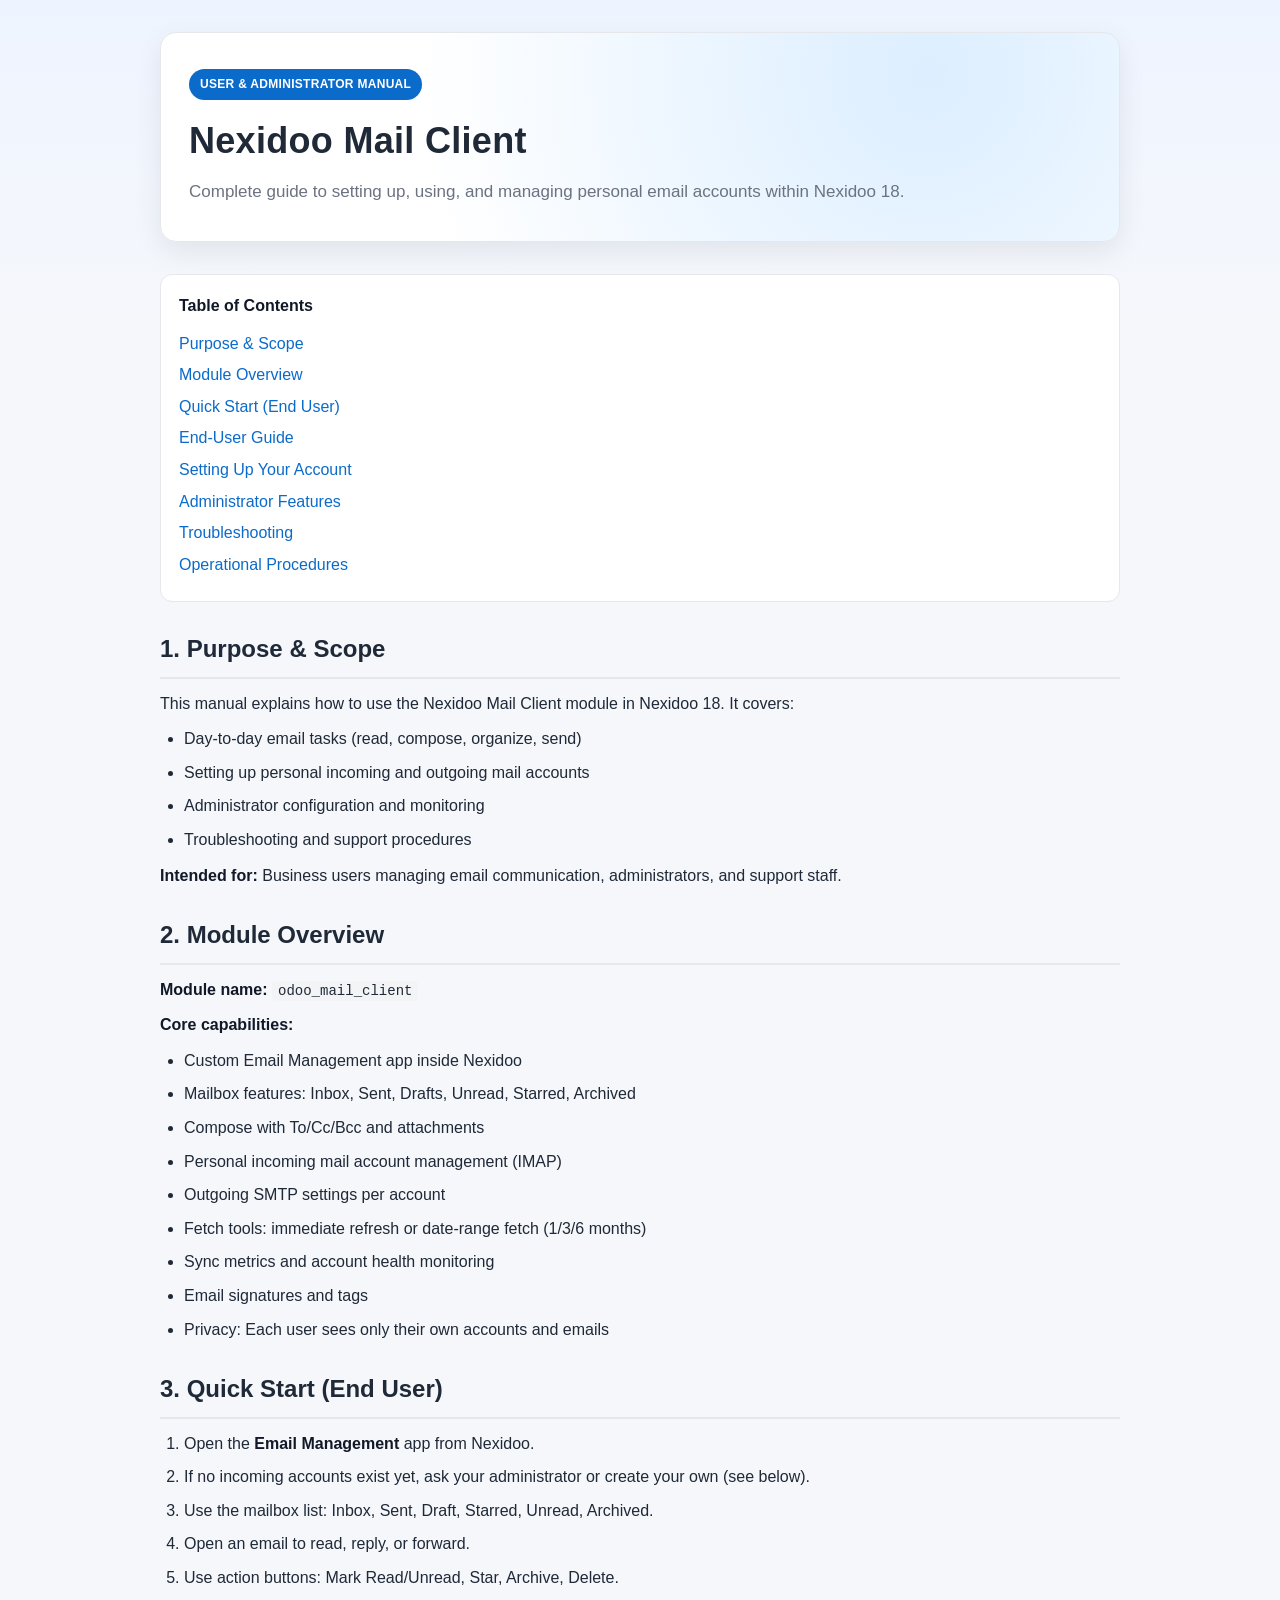
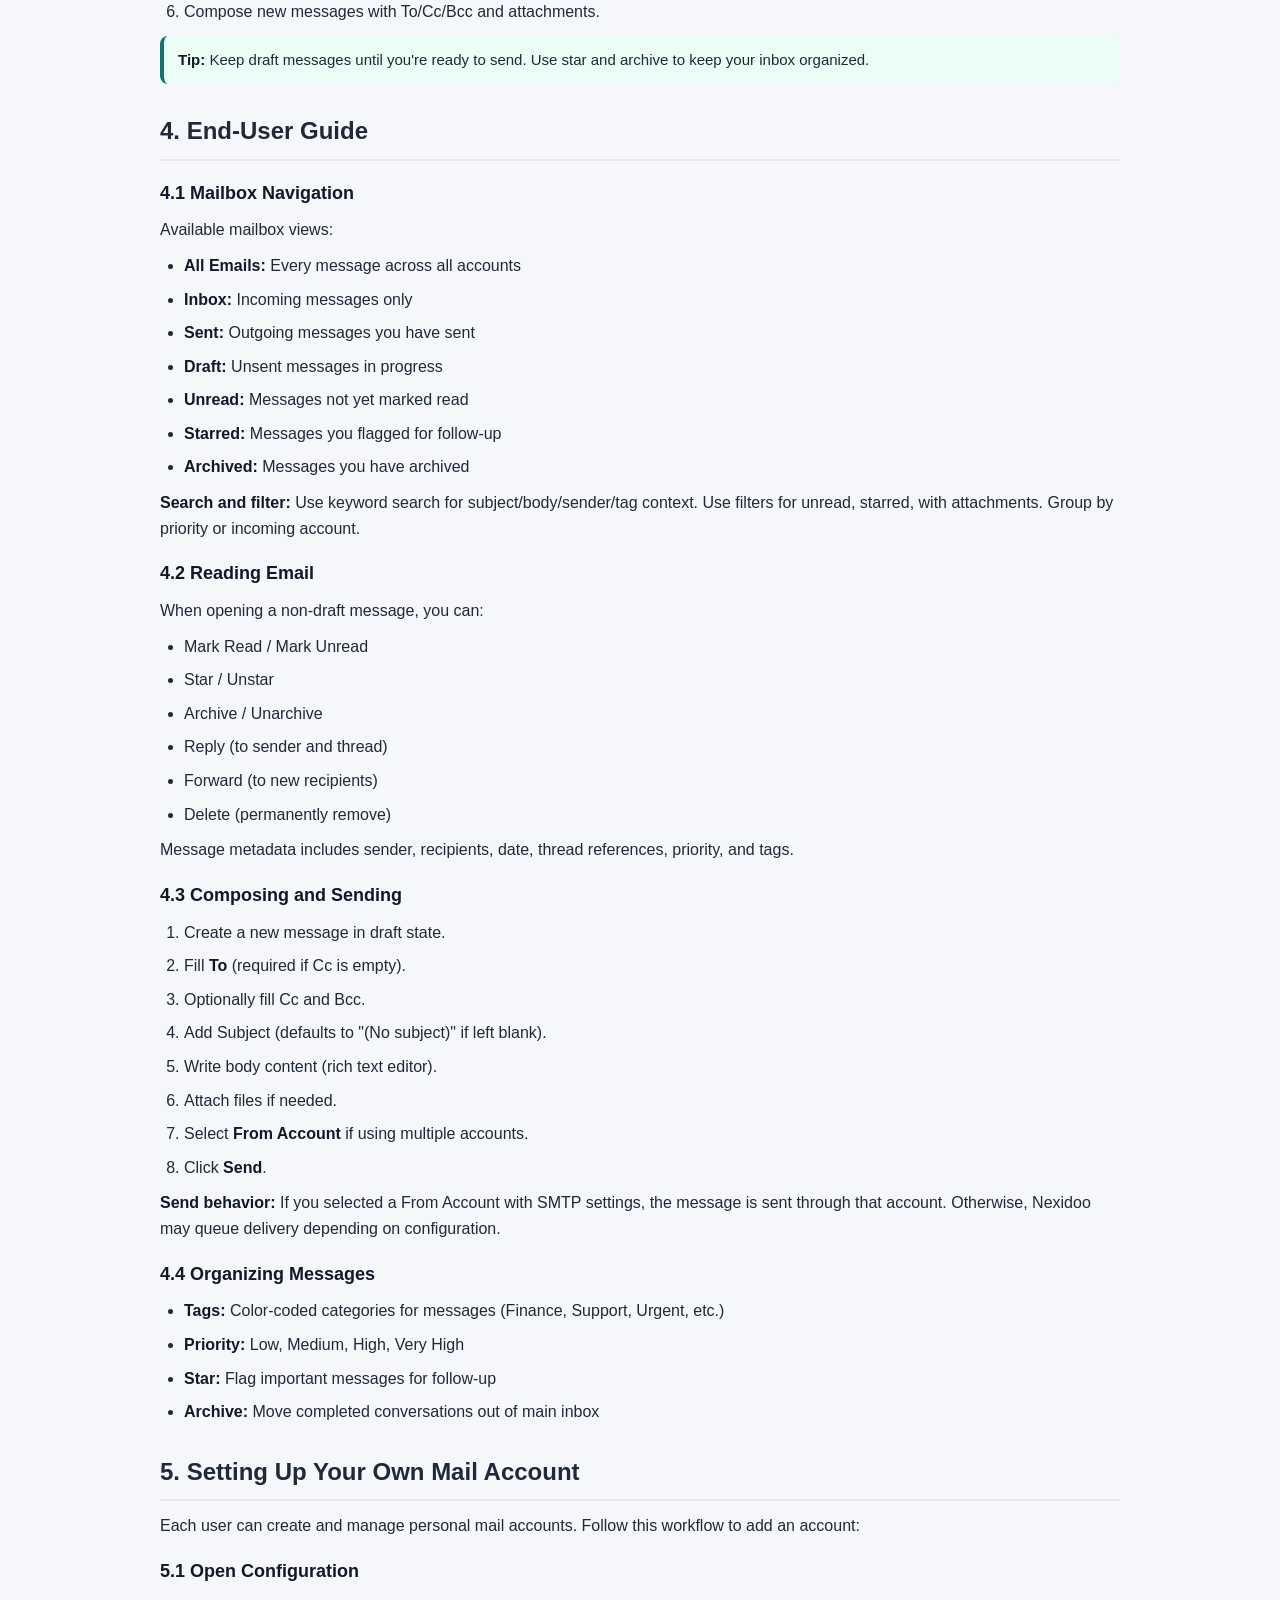
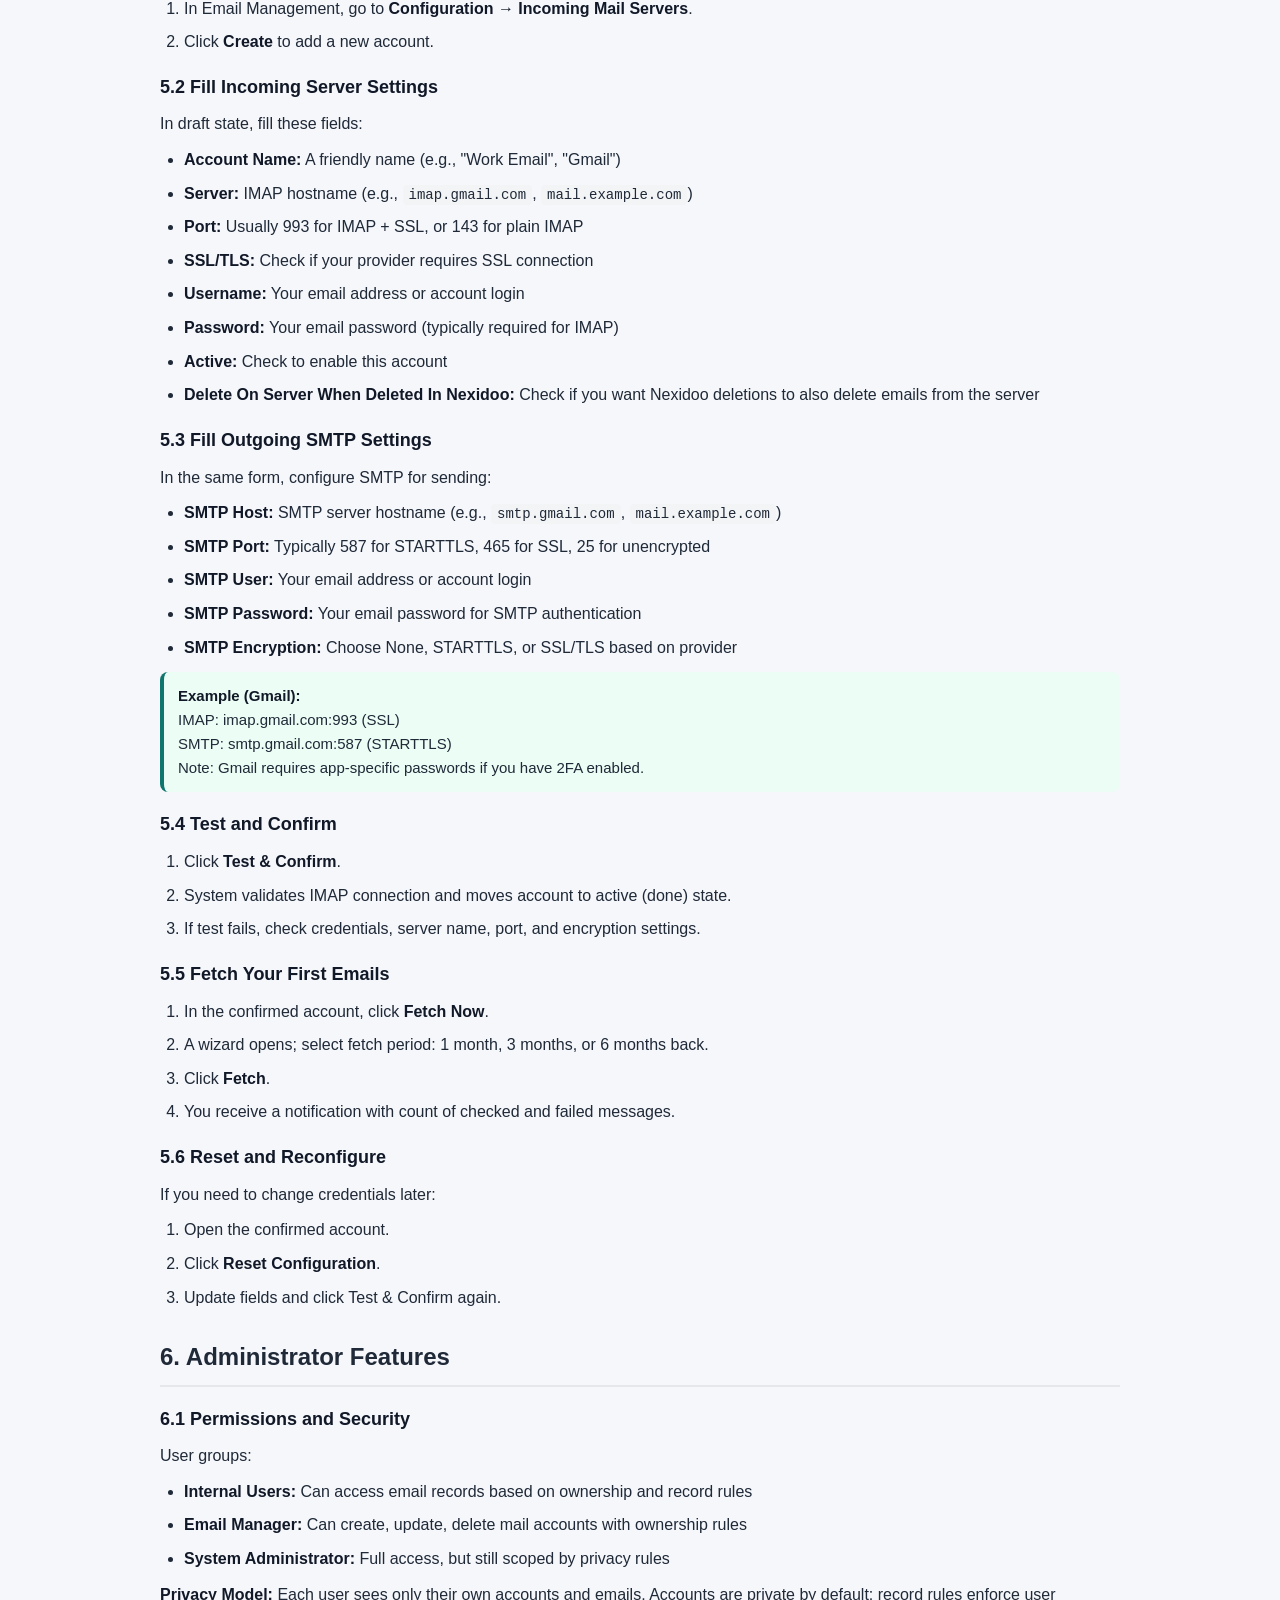
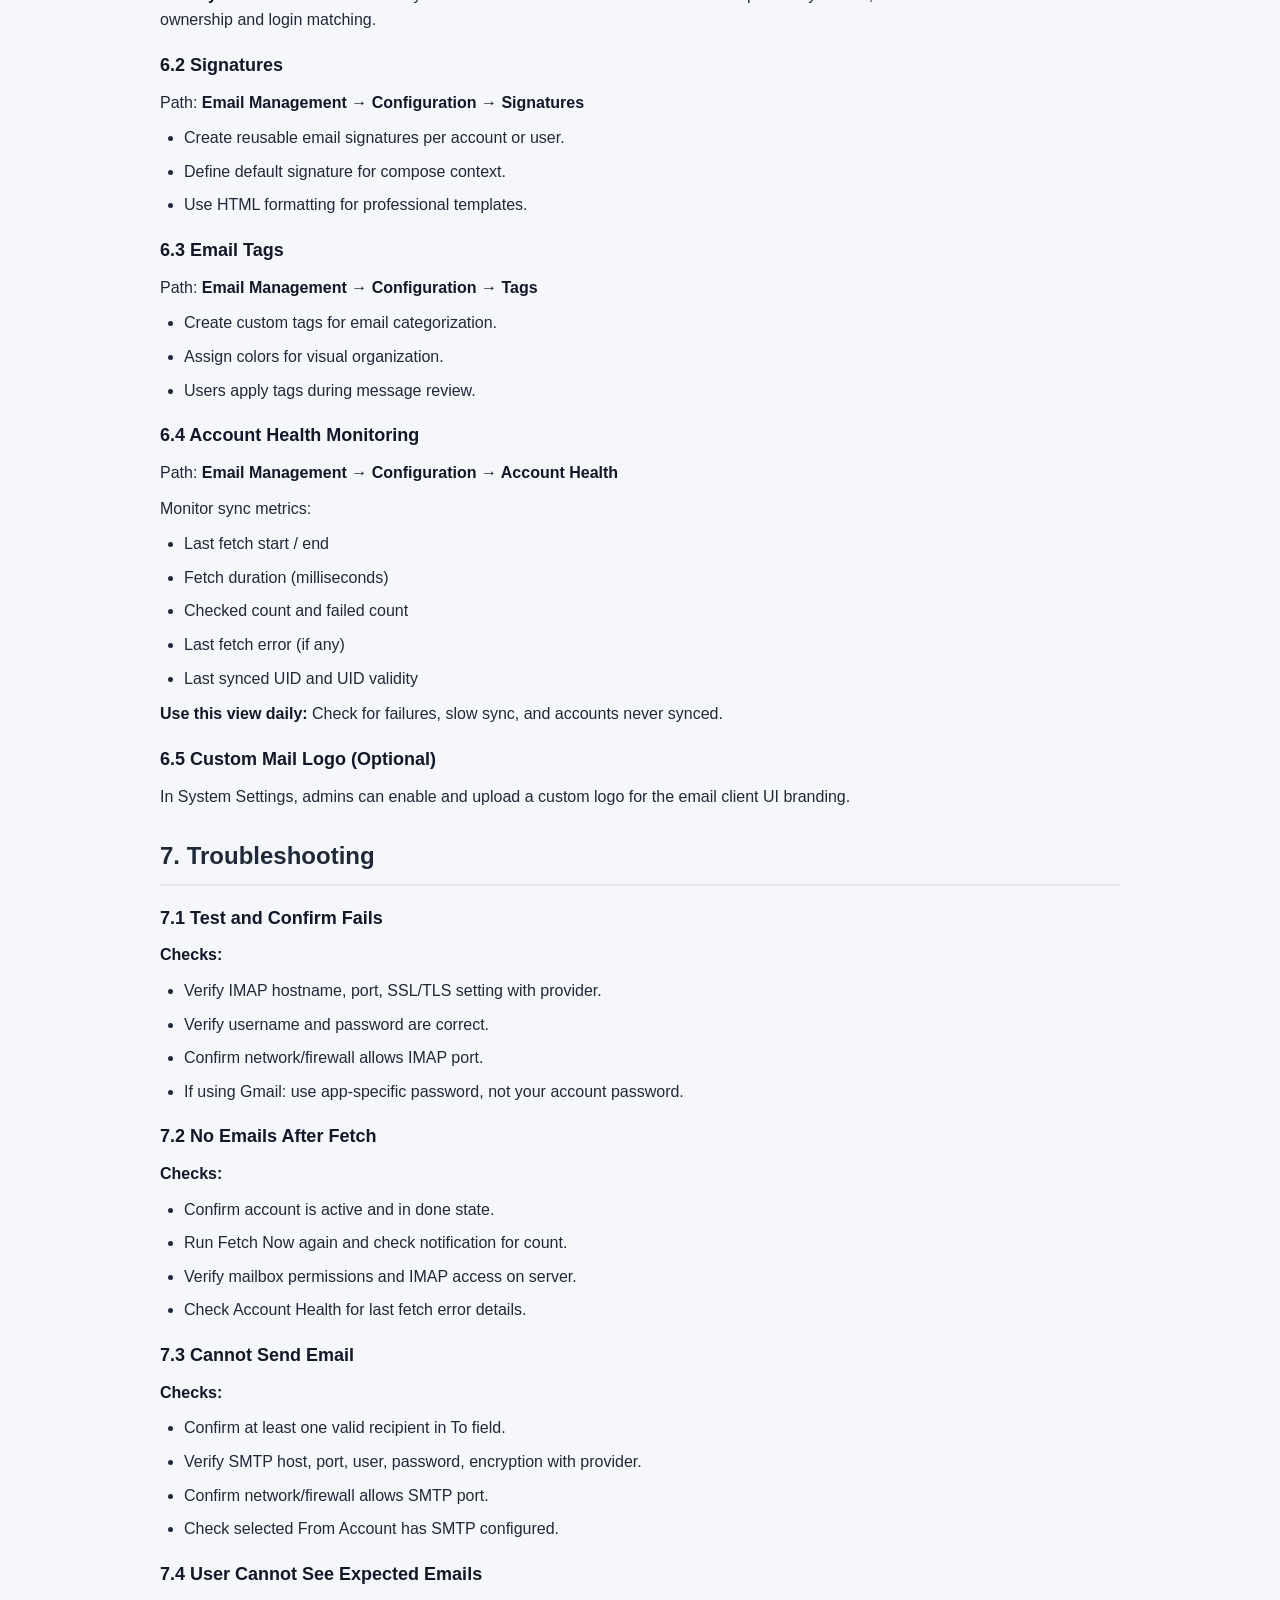
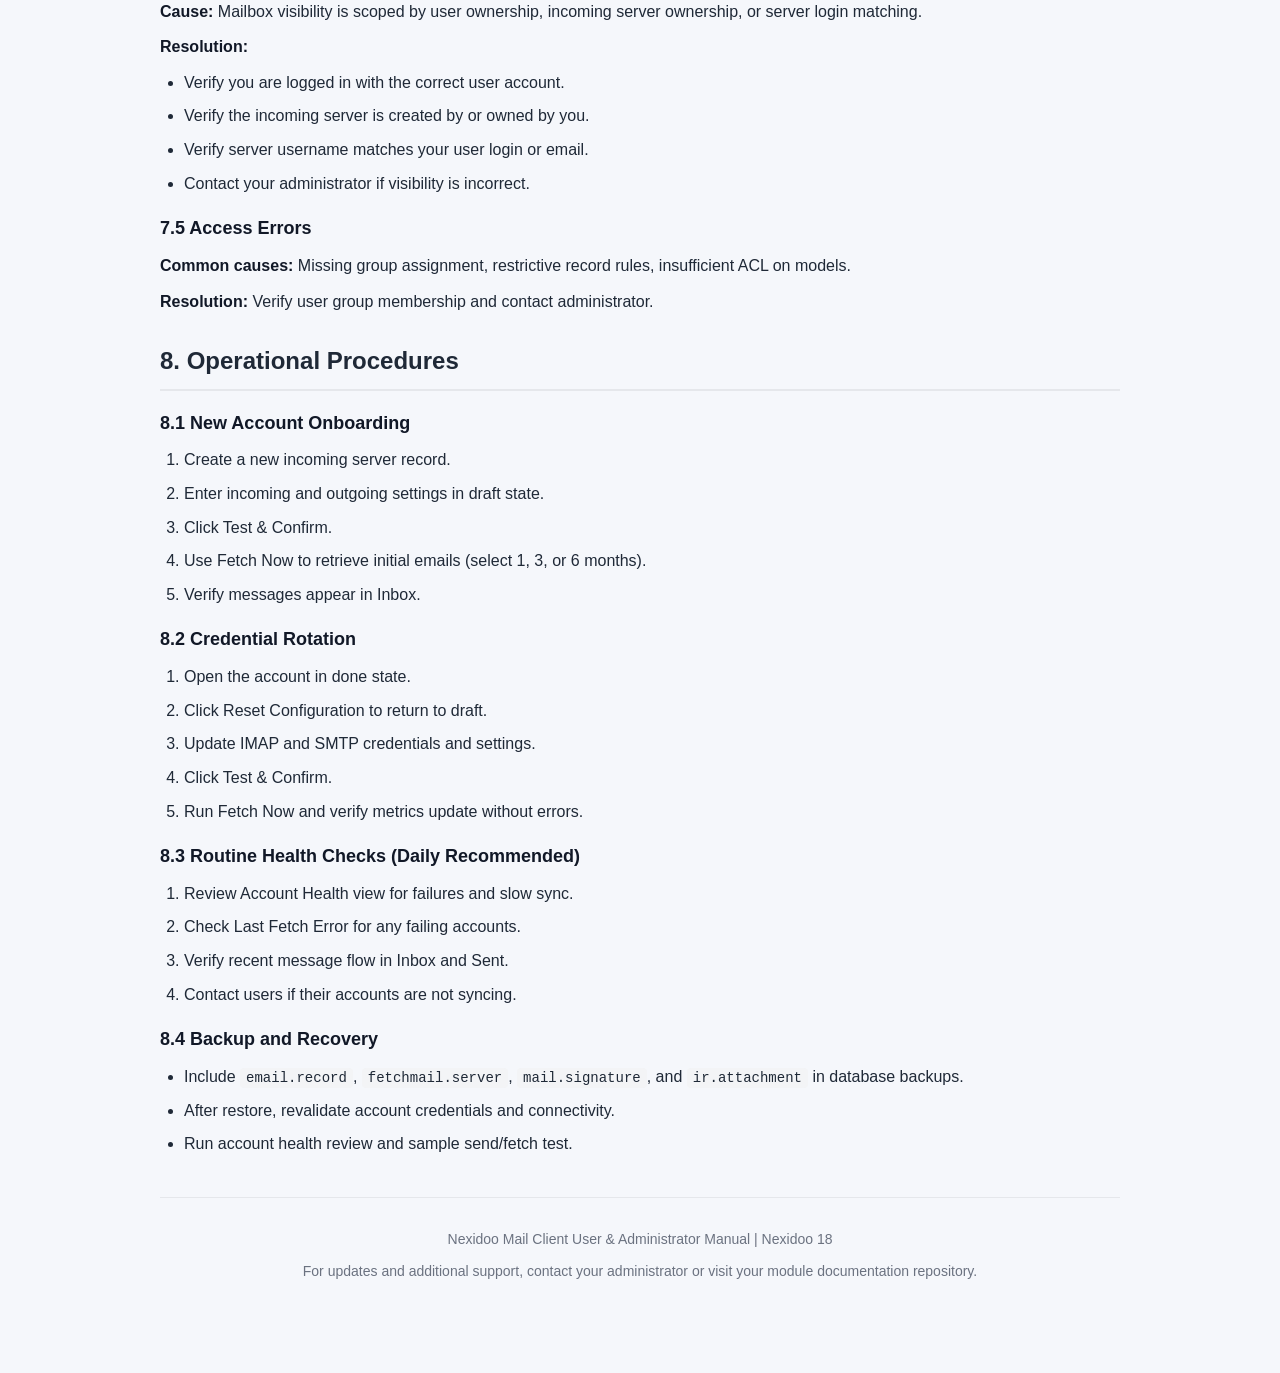
<file: static/description/quick_start_end_user.html>
<!DOCTYPE html>
<html lang="en">
<head>
  <meta charset="UTF-8">
  <meta name="viewport" content="width=device-width, initial-scale=1.0">
  <title>Nexidoo Mail Client - User & Administrator Manual</title>
  <style>
    :root {
      --bg: #f5f7fb;
      --text: #1f2937;
      --muted: #6b7280;
      --brand: #0b6bcb;
      --ok: #0f766e;
      --warn: #b45309;
      --line: #e5e7eb;
      --card: #ffffff;
    }

    * {
      box-sizing: border-box;
    }

    html {
      scroll-behavior: smooth;
    }

    body {
      margin: 0;
      font-family: "Segoe UI", "Helvetica Neue", Helvetica, Arial, sans-serif;
      background: linear-gradient(180deg, #eef4ff 0%, var(--bg) 320px);
      color: var(--text);
      line-height: 1.6;
    }

    .container {
      max-width: 1000px;
      margin: 0 auto;
      padding: 32px 20px 80px;
    }

    .header {
      background: radial-gradient(circle at 80% 20%, #dceeff 0%, #ffffff 65%);
      border: 1px solid var(--line);
      border-radius: 16px;
      padding: 36px 28px;
      box-shadow: 0 10px 28px rgba(15, 23, 42, 0.08);
      margin-bottom: 32px;
    }

    h1 {
      margin: 0 0 8px;
      font-size: 36px;
      letter-spacing: 0.3px;
    }

    h2 {
      margin: 28px 0 12px;
      font-size: 24px;
      padding-bottom: 8px;
      border-bottom: 2px solid var(--line);
    }

    h3 {
      margin: 18px 0 10px;
      font-size: 18px;
      color: #111827;
    }

    .subtitle {
      margin: 0;
      color: var(--muted);
      font-size: 17px;
    }

    .badge {
      display: inline-block;
      font-size: 12px;
      font-weight: 700;
      letter-spacing: 0.3px;
      padding: 6px 11px;
      border-radius: 999px;
      color: #ffffff;
      background: var(--brand);
      margin-bottom: 12px;
    }

    .section {
      margin-bottom: 28px;
    }

    p {
      margin: 10px 0;
    }

    ul, ol {
      margin: 10px 0 10px 24px;
      padding: 0;
    }

    li {
      margin: 8px 0;
    }

    strong {
      font-weight: 600;
      color: #111827;
    }

    .note {
      border-left: 4px solid var(--ok);
      background: #ecfdf5;
      padding: 12px 14px;
      border-radius: 8px;
      margin: 12px 0;
      font-size: 15px;
    }

    .warning {
      border-left: 4px solid var(--warn);
      background: #fffbeb;
      padding: 12px 14px;
      border-radius: 8px;
      margin: 12px 0;
      font-size: 15px;
    }

    .toc {
      background: var(--card);
      border: 1px solid var(--line);
      border-radius: 12px;
      padding: 18px;
      margin-bottom: 28px;
    }

    .toc h3 {
      margin: 0 0 12px;
      font-size: 16px;
    }

    .toc ul {
      margin: 0;
      padding: 0;
      list-style: none;
    }

    .toc li {
      margin: 6px 0;
    }

    .toc a {
      color: var(--brand);
      text-decoration: none;
    }

    .toc a:hover {
      text-decoration: underline;
    }

    .footer {
      margin-top: 40px;
      padding-top: 20px;
      border-top: 1px solid var(--line);
      color: var(--muted);
      font-size: 14px;
      text-align: center;
    }

    code {
      background: #f3f4f6;
      padding: 2px 6px;
      border-radius: 4px;
      font-family: "Monaco", "Courier New", monospace;
      font-size: 14px;
    }
  </style>
</head>
<body>
  <div class="container">
    <div class="header">
      <span class="badge">USER & ADMINISTRATOR MANUAL</span>
      <h1>Nexidoo Mail Client</h1>
      <p class="subtitle">Complete guide to setting up, using, and managing personal email accounts within Nexidoo 18.</p>
    </div>

    <div class="toc">
      <h3>Table of Contents</h3>
      <ul>
        <li><a href="#purpose">Purpose & Scope</a></li>
        <li><a href="#overview">Module Overview</a></li>
        <li><a href="#quickstart">Quick Start (End User)</a></li>
        <li><a href="#enduser">End-User Guide</a></li>
        <li><a href="#setup">Setting Up Your Account</a></li>
        <li><a href="#admin">Administrator Features</a></li>
        <li><a href="#troubleshooting">Troubleshooting</a></li>
        <li><a href="#operations">Operational Procedures</a></li>
      </ul>
    </div>

    <!-- SECTION: PURPOSE & SCOPE -->
    <section class="section" id="purpose">
      <h2>1. Purpose & Scope</h2>
      <p>This manual explains how to use the Nexidoo Mail Client module in Nexidoo 18. It covers:</p>
      <ul>
        <li>Day-to-day email tasks (read, compose, organize, send)</li>
        <li>Setting up personal incoming and outgoing mail accounts</li>
        <li>Administrator configuration and monitoring</li>
        <li>Troubleshooting and support procedures</li>
      </ul>
      <p><strong>Intended for:</strong> Business users managing email communication, administrators, and support staff.</p>
    </section>

    <!-- SECTION: MODULE OVERVIEW -->
    <section class="section" id="overview">
      <h2>2. Module Overview</h2>
      <p><strong>Module name:</strong> <code>odoo_mail_client</code></p>
      <p><strong>Core capabilities:</strong></p>
      <ul>
        <li>Custom Email Management app inside Nexidoo</li>
        <li>Mailbox features: Inbox, Sent, Drafts, Unread, Starred, Archived</li>
        <li>Compose with To/Cc/Bcc and attachments</li>
        <li>Personal incoming mail account management (IMAP)</li>
        <li>Outgoing SMTP settings per account</li>
        <li>Fetch tools: immediate refresh or date-range fetch (1/3/6 months)</li>
        <li>Sync metrics and account health monitoring</li>
        <li>Email signatures and tags</li>
        <li>Privacy: Each user sees only their own accounts and emails</li>
      </ul>
    </section>

    <!-- SECTION: QUICK START -->
    <section class="section" id="quickstart">
      <h2>3. Quick Start (End User)</h2>
      <ol>
        <li>Open the <strong>Email Management</strong> app from Nexidoo.</li>
        <li>If no incoming accounts exist yet, ask your administrator or create your own (see below).</li>
        <li>Use the mailbox list: Inbox, Sent, Draft, Starred, Unread, Archived.</li>
        <li>Open an email to read, reply, or forward.</li>
        <li>Use action buttons: Mark Read/Unread, Star, Archive, Delete.</li>
        <li>Compose new messages with To/Cc/Bcc and attachments.</li>
      </ol>
      <div class="note">
        <strong>Tip:</strong> Keep draft messages until you're ready to send. Use star and archive to keep your inbox organized.
      </div>
    </section>

    <!-- SECTION: END-USER GUIDE -->
    <section class="section" id="enduser">
      <h2>4. End-User Guide</h2>

      <h3>4.1 Mailbox Navigation</h3>
      <p>Available mailbox views:</p>
      <ul>
        <li><strong>All Emails:</strong> Every message across all accounts</li>
        <li><strong>Inbox:</strong> Incoming messages only</li>
        <li><strong>Sent:</strong> Outgoing messages you have sent</li>
        <li><strong>Draft:</strong> Unsent messages in progress</li>
        <li><strong>Unread:</strong> Messages not yet marked read</li>
        <li><strong>Starred:</strong> Messages you flagged for follow-up</li>
        <li><strong>Archived:</strong> Messages you have archived</li>
      </ul>
      <p><strong>Search and filter:</strong> Use keyword search for subject/body/sender/tag context. Use filters for unread, starred, with attachments. Group by priority or incoming account.</p>

      <h3>4.2 Reading Email</h3>
      <p>When opening a non-draft message, you can:</p>
      <ul>
        <li>Mark Read / Mark Unread</li>
        <li>Star / Unstar</li>
        <li>Archive / Unarchive</li>
        <li>Reply (to sender and thread)</li>
        <li>Forward (to new recipients)</li>
        <li>Delete (permanently remove)</li>
      </ul>
      <p>Message metadata includes sender, recipients, date, thread references, priority, and tags.</p>

      <h3>4.3 Composing and Sending</h3>
      <ol>
        <li>Create a new message in draft state.</li>
        <li>Fill <strong>To</strong> (required if Cc is empty).</li>
        <li>Optionally fill Cc and Bcc.</li>
        <li>Add Subject (defaults to "(No subject)" if left blank).</li>
        <li>Write body content (rich text editor).</li>
        <li>Attach files if needed.</li>
        <li>Select <strong>From Account</strong> if using multiple accounts.</li>
        <li>Click <strong>Send</strong>.</li>
      </ol>
      <p><strong>Send behavior:</strong> If you selected a From Account with SMTP settings, the message is sent through that account. Otherwise, Nexidoo may queue delivery depending on configuration.</p>

      <h3>4.4 Organizing Messages</h3>
      <ul>
        <li><strong>Tags:</strong> Color-coded categories for messages (Finance, Support, Urgent, etc.)</li>
        <li><strong>Priority:</strong> Low, Medium, High, Very High</li>
        <li><strong>Star:</strong> Flag important messages for follow-up</li>
        <li><strong>Archive:</strong> Move completed conversations out of main inbox</li>
      </ul>
    </section>

    <!-- SECTION: SETTING UP YOUR ACCOUNT -->
    <section class="section" id="setup">
      <h2>5. Setting Up Your Own Mail Account</h2>
      <p>Each user can create and manage personal mail accounts. Follow this workflow to add an account:</p>

      <h3>5.1 Open Configuration</h3>
      <ol>
        <li>In Email Management, go to <strong>Configuration → Incoming Mail Servers</strong>.</li>
        <li>Click <strong>Create</strong> to add a new account.</li>
      </ol>

      <h3>5.2 Fill Incoming Server Settings</h3>
      <p>In draft state, fill these fields:</p>
      <ul>
        <li><strong>Account Name:</strong> A friendly name (e.g., "Work Email", "Gmail")</li>
        <li><strong>Server:</strong> IMAP hostname (e.g., <code>imap.gmail.com</code>, <code>mail.example.com</code>)</li>
        <li><strong>Port:</strong> Usually 993 for IMAP + SSL, or 143 for plain IMAP</li>
        <li><strong>SSL/TLS:</strong> Check if your provider requires SSL connection</li>
        <li><strong>Username:</strong> Your email address or account login</li>
        <li><strong>Password:</strong> Your email password (typically required for IMAP)</li>
        <li><strong>Active:</strong> Check to enable this account</li>
        <li><strong>Delete On Server When Deleted In Nexidoo:</strong> Check if you want Nexidoo deletions to also delete emails from the server</li>
      </ul>

      <h3>5.3 Fill Outgoing SMTP Settings</h3>
      <p>In the same form, configure SMTP for sending:</p>
      <ul>
        <li><strong>SMTP Host:</strong> SMTP server hostname (e.g., <code>smtp.gmail.com</code>, <code>mail.example.com</code>)</li>
        <li><strong>SMTP Port:</strong> Typically 587 for STARTTLS, 465 for SSL, 25 for unencrypted</li>
        <li><strong>SMTP User:</strong> Your email address or account login</li>
        <li><strong>SMTP Password:</strong> Your email password for SMTP authentication</li>
        <li><strong>SMTP Encryption:</strong> Choose None, STARTTLS, or SSL/TLS based on provider</li>
      </ul>
      <div class="note">
        <strong>Example (Gmail):</strong><br/>
        IMAP: imap.gmail.com:993 (SSL)<br/>
        SMTP: smtp.gmail.com:587 (STARTTLS)<br/>
        Note: Gmail requires app-specific passwords if you have 2FA enabled.
      </div>

      <h3>5.4 Test and Confirm</h3>
      <ol>
        <li>Click <strong>Test & Confirm</strong>.</li>
        <li>System validates IMAP connection and moves account to active (done) state.</li>
        <li>If test fails, check credentials, server name, port, and encryption settings.</li>
      </ol>

      <h3>5.5 Fetch Your First Emails</h3>
      <ol>
        <li>In the confirmed account, click <strong>Fetch Now</strong>.</li>
        <li>A wizard opens; select fetch period: 1 month, 3 months, or 6 months back.</li>
        <li>Click <strong>Fetch</strong>.</li>
        <li>You receive a notification with count of checked and failed messages.</li>
      </ol>

      <h3>5.6 Reset and Reconfigure</h3>
      <p>If you need to change credentials later:</p>
      <ol>
        <li>Open the confirmed account.</li>
        <li>Click <strong>Reset Configuration</strong>.</li>
        <li>Update fields and click Test & Confirm again.</li>
      </ol>
    </section>

    <!-- SECTION: ADMINISTRATOR FEATURES -->
    <section class="section" id="admin">
      <h2>6. Administrator Features</h2>

      <h3>6.1 Permissions and Security</h3>
      <p>User groups:</p>
      <ul>
        <li><strong>Internal Users:</strong> Can access email records based on ownership and record rules</li>
        <li><strong>Email Manager:</strong> Can create, update, delete mail accounts with ownership rules</li>
        <li><strong>System Administrator:</strong> Full access, but still scoped by privacy rules</li>
      </ul>
      <p><strong>Privacy Model:</strong> Each user sees only their own accounts and emails. Accounts are private by default; record rules enforce user ownership and login matching.</p>

      <h3>6.2 Signatures</h3>
      <p>Path: <strong>Email Management → Configuration → Signatures</strong></p>
      <ul>
        <li>Create reusable email signatures per account or user.</li>
        <li>Define default signature for compose context.</li>
        <li>Use HTML formatting for professional templates.</li>
      </ul>

      <h3>6.3 Email Tags</h3>
      <p>Path: <strong>Email Management → Configuration → Tags</strong></p>
      <ul>
        <li>Create custom tags for email categorization.</li>
        <li>Assign colors for visual organization.</li>
        <li>Users apply tags during message review.</li>
      </ul>

      <h3>6.4 Account Health Monitoring</h3>
      <p>Path: <strong>Email Management → Configuration → Account Health</strong></p>
      <p>Monitor sync metrics:</p>
      <ul>
        <li>Last fetch start / end</li>
        <li>Fetch duration (milliseconds)</li>
        <li>Checked count and failed count</li>
        <li>Last fetch error (if any)</li>
        <li>Last synced UID and UID validity</li>
      </ul>
      <p><strong>Use this view daily:</strong> Check for failures, slow sync, and accounts never synced.</p>

      <h3>6.5 Custom Mail Logo (Optional)</h3>
      <p>In System Settings, admins can enable and upload a custom logo for the email client UI branding.</p>
    </section>

    <!-- SECTION: TROUBLESHOOTING -->
    <section class="section" id="troubleshooting">
      <h2>7. Troubleshooting</h2>

      <h3>7.1 Test and Confirm Fails</h3>
      <p><strong>Checks:</strong></p>
      <ul>
        <li>Verify IMAP hostname, port, SSL/TLS setting with provider.</li>
        <li>Verify username and password are correct.</li>
        <li>Confirm network/firewall allows IMAP port.</li>
        <li>If using Gmail: use app-specific password, not your account password.</li>
      </ul>

      <h3>7.2 No Emails After Fetch</h3>
      <p><strong>Checks:</strong></p>
      <ul>
        <li>Confirm account is active and in done state.</li>
        <li>Run Fetch Now again and check notification for count.</li>
        <li>Verify mailbox permissions and IMAP access on server.</li>
        <li>Check Account Health for last fetch error details.</li>
      </ul>

      <h3>7.3 Cannot Send Email</h3>
      <p><strong>Checks:</strong></p>
      <ul>
        <li>Confirm at least one valid recipient in To field.</li>
        <li>Verify SMTP host, port, user, password, encryption with provider.</li>
        <li>Confirm network/firewall allows SMTP port.</li>
        <li>Check selected From Account has SMTP configured.</li>
      </ul>

      <h3>7.4 User Cannot See Expected Emails</h3>
      <p><strong>Cause:</strong> Mailbox visibility is scoped by user ownership, incoming server ownership, or server login matching.</p>
      <p><strong>Resolution:</strong></p>
      <ul>
        <li>Verify you are logged in with the correct user account.</li>
        <li>Verify the incoming server is created by or owned by you.</li>
        <li>Verify server username matches your user login or email.</li>
        <li>Contact your administrator if visibility is incorrect.</li>
      </ul>

      <h3>7.5 Access Errors</h3>
      <p><strong>Common causes:</strong> Missing group assignment, restrictive record rules, insufficient ACL on models.</p>
      <p><strong>Resolution:</strong> Verify user group membership and contact administrator.</p>
    </section>

    <!-- SECTION: OPERATIONAL PROCEDURES -->
    <section class="section" id="operations">
      <h2>8. Operational Procedures</h2>

      <h3>8.1 New Account Onboarding</h3>
      <ol>
        <li>Create a new incoming server record.</li>
        <li>Enter incoming and outgoing settings in draft state.</li>
        <li>Click Test & Confirm.</li>
        <li>Use Fetch Now to retrieve initial emails (select 1, 3, or 6 months).</li>
        <li>Verify messages appear in Inbox.</li>
      </ol>

      <h3>8.2 Credential Rotation</h3>
      <ol>
        <li>Open the account in done state.</li>
        <li>Click Reset Configuration to return to draft.</li>
        <li>Update IMAP and SMTP credentials and settings.</li>
        <li>Click Test & Confirm.</li>
        <li>Run Fetch Now and verify metrics update without errors.</li>
      </ol>

      <h3>8.3 Routine Health Checks (Daily Recommended)</h3>
      <ol>
        <li>Review Account Health view for failures and slow sync.</li>
        <li>Check Last Fetch Error for any failing accounts.</li>
        <li>Verify recent message flow in Inbox and Sent.</li>
        <li>Contact users if their accounts are not syncing.</li>
      </ol>

      <h3>8.4 Backup and Recovery</h3>
      <ul>
        <li>Include <code>email.record</code>, <code>fetchmail.server</code>, <code>mail.signature</code>, and <code>ir.attachment</code> in database backups.</li>
        <li>After restore, revalidate account credentials and connectivity.</li>
        <li>Run account health review and sample send/fetch test.</li>
      </ul>
    </section>

    <!-- FOOTER -->
    <div class="footer">
      <p>Nexidoo Mail Client User & Administrator Manual | Nexidoo 18</p>
      <p>For updates and additional support, contact your administrator or visit your module documentation repository.</p>
    </div>
  </div>
</body>
</html>
</file>
